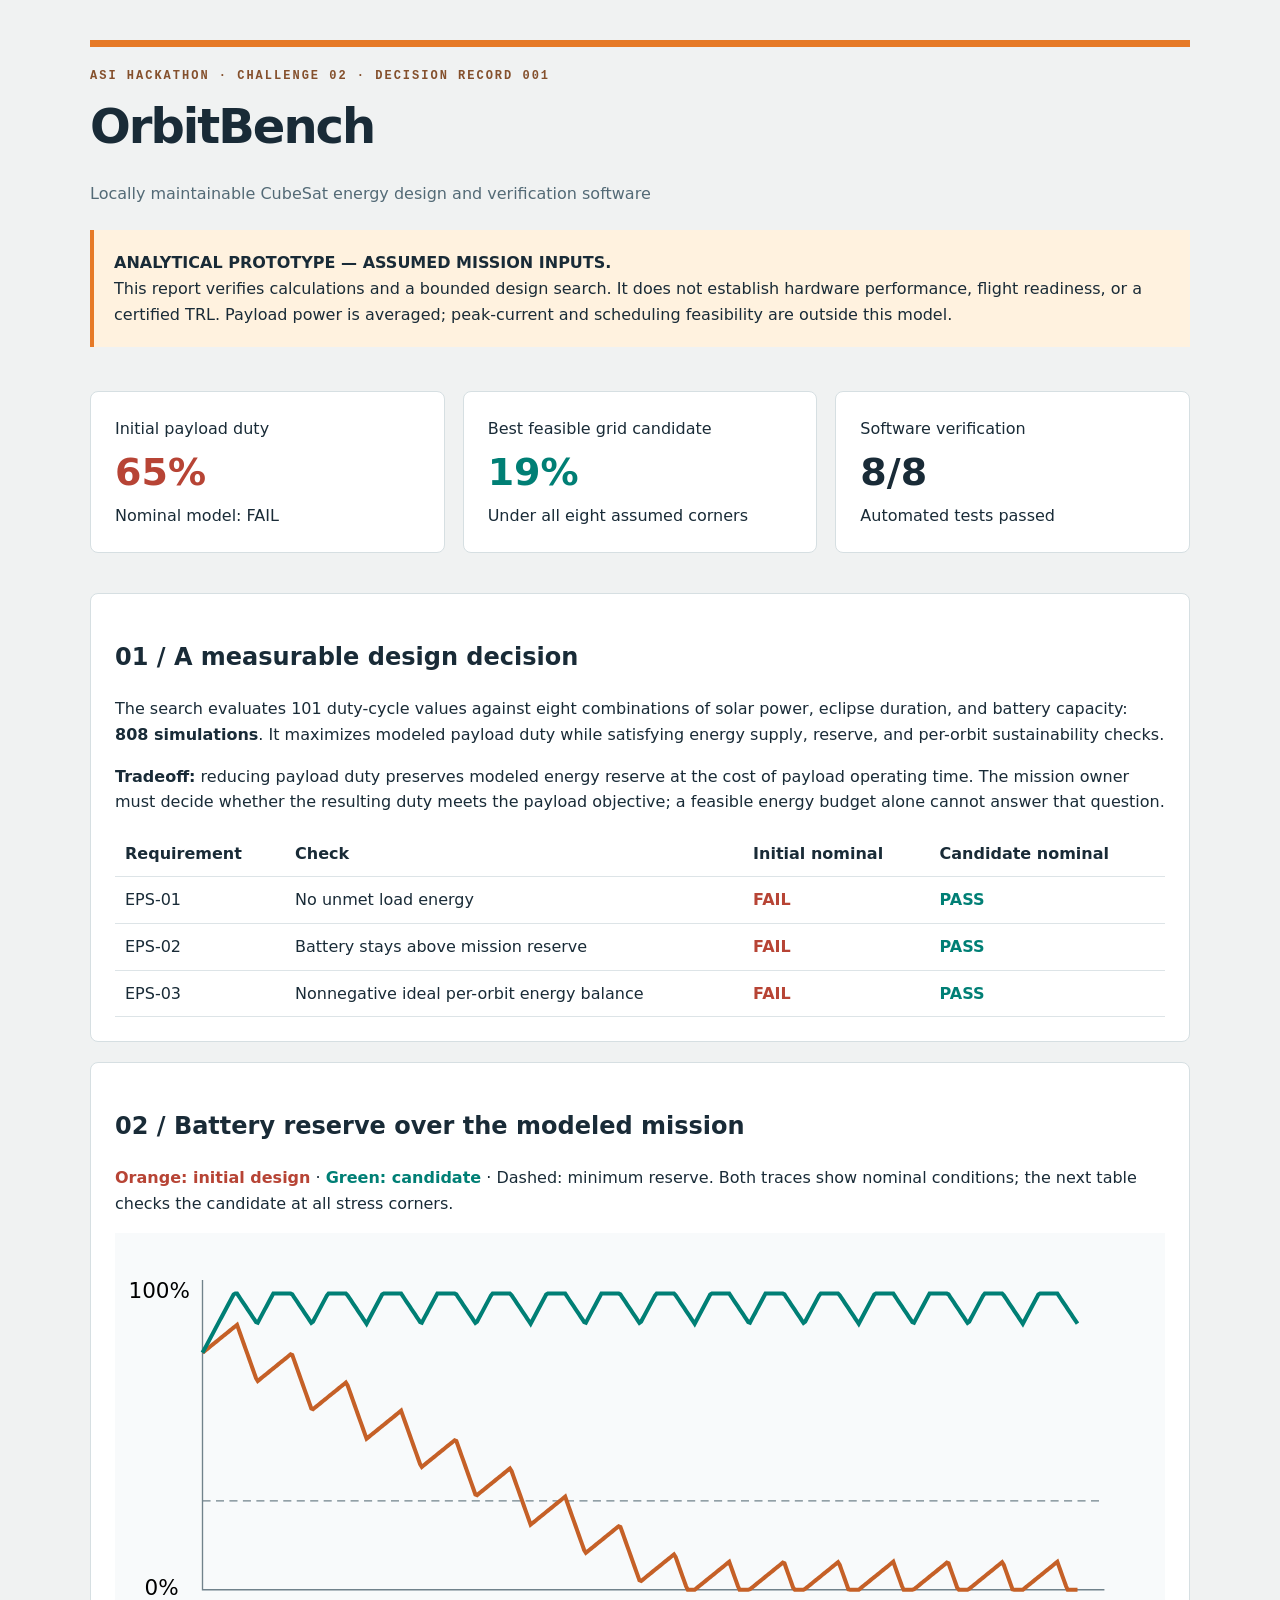
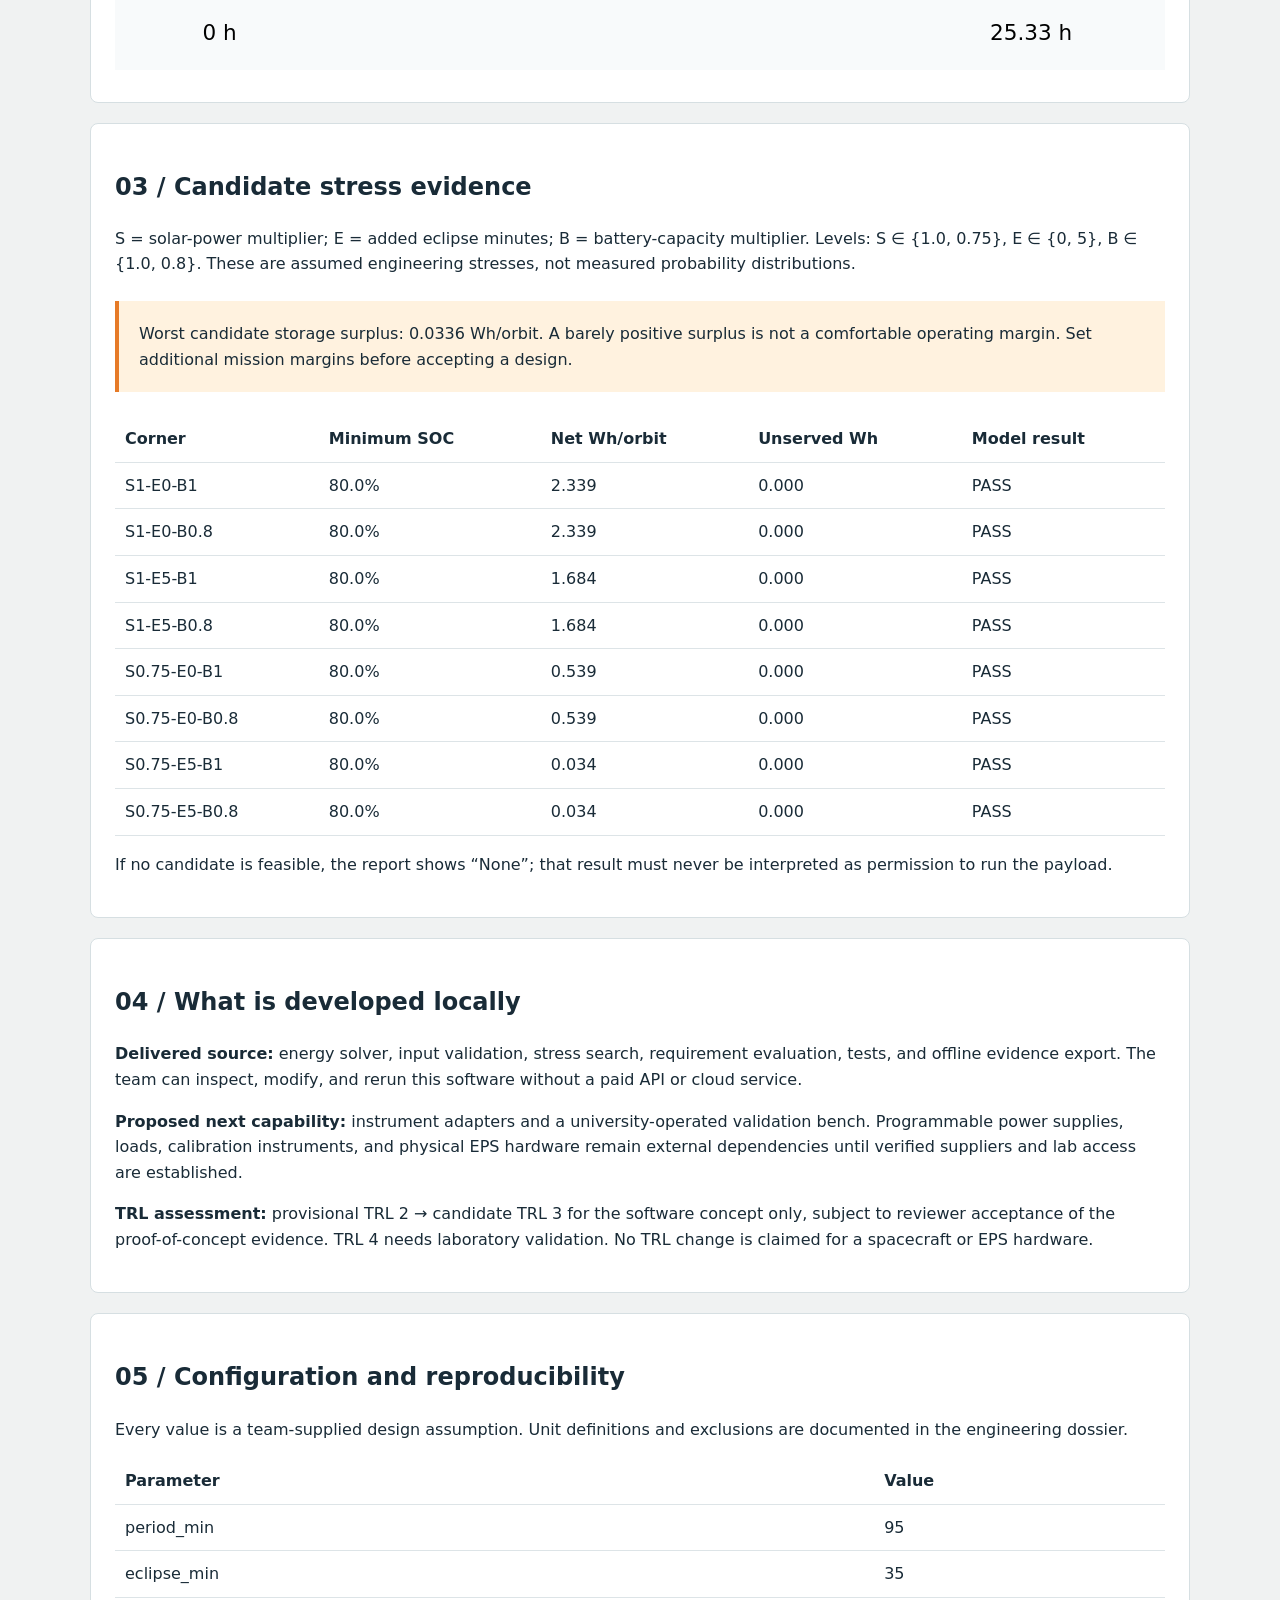
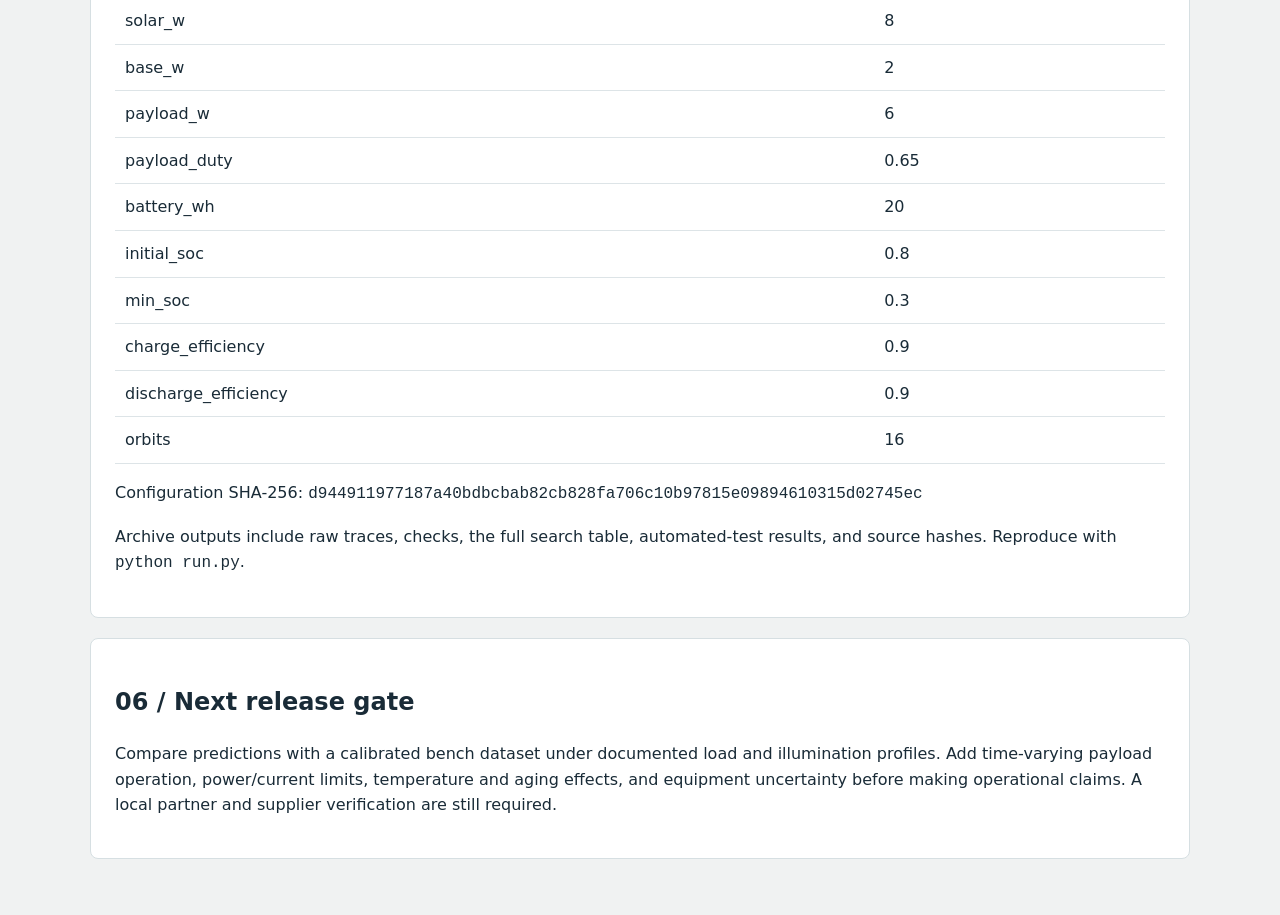
<file: challenge2/output/orbitbench.html>
<!doctype html><html lang="en"><meta charset="utf-8"><meta name="viewport" content="width=device-width,initial-scale=1"><title>OrbitBench | Engineering decision record</title>
<style>body{margin:0;background:#f0f2f2;color:#192b37;font:16px/1.6 system-ui,sans-serif}main{max-width:1100px;margin:auto;padding:40px 24px}header{border-top:7px solid #e67a27;padding-top:22px}h1{font-size:48px;margin:5px 0;letter-spacing:-2px}h2{font-size:24px}.label{font:700 12px monospace;letter-spacing:2px;color:#84502c}.note{padding:20px;background:#fff2df;border-left:4px solid #e67a27;margin:24px 0}section,.card{background:white;border:1px solid #d6dfe2;padding:24px;margin:20px 0;border-radius:8px}.cards{display:grid;grid-template-columns:repeat(3,1fr);gap:18px}.value{font-size:38px;font-weight:750}.muted{color:#536a76}table{border-collapse:collapse;width:100%;font-variant-numeric:tabular-nums}th,td{text-align:left;border-bottom:1px solid #dde4e7;padding:10px}.pass{color:#007f75;font-weight:700}.fail{color:#b74435;font-weight:700}svg{width:100%;height:auto;background:#f8fafb}code{overflow-wrap:anywhere}@media(max-width:650px){.cards{grid-template-columns:1fr}section{overflow:auto}h1{font-size:38px}}@media print{section{break-inside:avoid}}</style>
<main><header><div class="label">ASI HACKATHON · CHALLENGE 02 · DECISION RECORD 001</div><h1>OrbitBench</h1><p class="muted">Locally maintainable CubeSat energy design and verification software</p></header>
<div class="note"><b>ANALYTICAL PROTOTYPE — ASSUMED MISSION INPUTS.</b><br>This report verifies calculations and a bounded design search. It does not establish hardware performance, flight readiness, or a certified TRL. Payload power is averaged; peak-current and scheduling feasibility are outside this model.</div>
<div class="cards"><div class="card">Initial payload duty<div class="value fail">65%</div>Nominal model: FAIL</div><div class="card">Best feasible grid candidate<div class="value pass">19%</div>Under all eight assumed corners</div><div class="card">Software verification<div class="value">8/8</div>Automated tests passed</div></div>
<section><h2>01 / A measurable design decision</h2><p>The search evaluates 101 duty-cycle values against eight combinations of solar power, eclipse duration, and battery capacity: <b>808 simulations</b>. It maximizes modeled payload duty while satisfying energy supply, reserve, and per-orbit sustainability checks.</p><p><b>Tradeoff:</b> reducing payload duty preserves modeled energy reserve at the cost of payload operating time. The mission owner must decide whether the resulting duty meets the payload objective; a feasible energy budget alone cannot answer that question.</p><table><tr><th>Requirement</th><th>Check</th><th>Initial nominal</th><th>Candidate nominal</th></tr><tr><td>EPS-01</td><td>No unmet load energy</td><td class="fail">FAIL</td><td class="pass">PASS</td></tr><tr><td>EPS-02</td><td>Battery stays above mission reserve</td><td class="fail">FAIL</td><td class="pass">PASS</td></tr><tr><td>EPS-03</td><td>Nonnegative ideal per-orbit energy balance</td><td class="fail">FAIL</td><td class="pass">PASS</td></tr></table></section>
<section><h2>02 / Battery reserve over the modeled mission</h2><p><span class="fail">Orange: initial design</span> · <span class="pass">Green: candidate</span> · Dashed: minimum reserve. Both traces show nominal conditions; the next table checks the candidate at all stress corners.</p><svg viewBox="0 0 780 325" role="img" aria-label="Nominal battery state-of-charge comparison"><path d="M65 35V265H735" stroke="#71828b" fill="none"/><path d="M65 199.0H735" stroke="#71828b" stroke-dasharray="6 4"/><polyline points="65.00,89.00 66.28,87.96 67.57,86.92 68.85,85.88 70.13,84.84 71.41,83.80 72.70,82.76 73.98,81.72 75.26,80.68 76.55,79.64 77.83,78.60 79.11,77.57 80.39,76.53 81.68,75.49 82.96,74.45 84.24,73.41 85.53,72.37 86.81,71.33 88.09,70.29 89.38,69.25 90.66,68.21 91.94,71.82 93.22,75.42 94.51,79.03 95.79,82.63 97.07,86.24 98.36,89.84 99.64,93.45 100.92,97.05 102.20,100.66 103.49,104.27 104.77,107.87 106.05,109.93 107.34,108.89 108.62,107.85 109.90,106.81 111.18,105.77 112.47,104.73 113.75,103.69 115.03,102.65 116.32,101.61 117.60,100.57 118.88,99.53 120.16,98.49 121.45,97.45 122.73,96.41 124.01,95.38 125.30,94.34 126.58,93.30 127.86,92.26 129.14,91.22 130.43,90.18 131.71,90.69 132.99,94.29 134.28,97.90 135.56,101.50 136.84,105.11 138.12,108.71 139.41,112.32 140.69,115.93 141.97,119.53 143.26,123.14 144.54,126.74 145.82,130.35 147.11,130.86 148.39,129.82 149.67,128.78 150.95,127.74 152.24,126.70 153.52,125.66 154.80,124.62 156.09,123.58 157.37,122.54 158.65,121.50 159.93,120.46 161.22,119.42 162.50,118.38 163.78,117.34 165.07,116.30 166.35,115.26 167.63,114.22 168.91,113.19 170.20,112.15 171.48,111.11 172.76,113.16 174.05,116.77 175.33,120.37 176.61,123.98 177.89,127.59 179.18,131.19 180.46,134.80 181.74,138.40 183.03,142.01 184.31,145.61 185.59,149.22 186.88,152.82 188.16,151.78 189.44,150.75 190.72,149.71 192.01,148.67 193.29,147.63 194.57,146.59 195.86,145.55 197.14,144.51 198.42,143.47 199.70,142.43 200.99,141.39 202.27,140.35 203.55,139.31 204.84,138.27 206.12,137.23 207.40,136.19 208.68,135.15 209.97,134.11 211.25,133.07 212.53,132.03 213.82,135.64 215.10,139.25 216.38,142.85 217.66,146.46 218.95,150.06 220.23,153.67 221.51,157.27 222.80,160.88 224.08,164.48 225.36,168.09 226.64,171.70 227.93,173.75 229.21,172.71 230.49,171.67 231.78,170.63 233.06,169.59 234.34,168.56 235.62,167.52 236.91,166.48 238.19,165.44 239.47,164.40 240.76,163.36 242.04,162.32 243.32,161.28 244.61,160.24 245.89,159.20 247.17,158.16 248.45,157.12 249.74,156.08 251.02,155.04 252.30,154.00 253.59,154.51 254.87,158.12 256.15,161.72 257.43,165.33 258.72,168.93 260.00,172.54 261.28,176.14 262.57,179.75 263.85,183.36 265.13,186.96 266.41,190.57 267.70,194.17 268.98,194.68 270.26,193.64 271.55,192.60 272.83,191.56 274.11,190.52 275.39,189.48 276.68,188.44 277.96,187.40 279.24,186.37 280.53,185.33 281.81,184.29 283.09,183.25 284.38,182.21 285.66,181.17 286.94,180.13 288.22,179.09 289.51,178.05 290.79,177.01 292.07,175.97 293.36,174.93 294.64,176.99 295.92,180.59 297.20,184.20 298.49,187.80 299.77,191.41 301.05,195.02 302.34,198.62 303.62,202.23 304.90,205.83 306.18,209.44 307.47,213.04 308.75,216.65 310.03,215.61 311.32,214.57 312.60,213.53 313.88,212.49 315.16,211.45 316.45,210.41 317.73,209.37 319.01,208.33 320.30,207.29 321.58,206.25 322.86,205.21 324.14,204.17 325.43,203.14 326.71,202.10 327.99,201.06 329.28,200.02 330.56,198.98 331.84,197.94 333.12,196.90 334.41,195.86 335.69,199.46 336.97,203.07 338.26,206.68 339.54,210.28 340.82,213.89 342.11,217.49 343.39,221.10 344.67,224.70 345.95,228.31 347.24,231.91 348.52,235.52 349.80,237.58 351.09,236.54 352.37,235.50 353.65,234.46 354.93,233.42 356.22,232.38 357.50,231.34 358.78,230.30 360.07,229.26 361.35,228.22 362.63,227.18 363.91,226.14 365.20,225.10 366.48,224.06 367.76,223.02 369.05,221.98 370.33,220.95 371.61,219.91 372.89,218.87 374.18,217.83 375.46,218.34 376.74,221.94 378.03,225.55 379.31,229.15 380.59,232.76 381.88,236.36 383.16,239.97 384.44,243.57 385.72,247.18 387.01,250.79 388.29,254.39 389.57,258.00 390.86,258.51 392.14,257.47 393.42,256.43 394.70,255.39 395.99,254.35 397.27,253.31 398.55,252.27 399.84,251.23 401.12,250.19 402.40,249.15 403.68,248.11 404.97,247.07 406.25,246.03 407.53,244.99 408.82,243.95 410.10,242.91 411.38,241.87 412.66,240.83 413.95,239.79 415.23,238.76 416.51,240.81 417.80,244.42 419.08,248.02 420.36,251.63 421.64,255.23 422.93,258.84 424.21,262.45 425.49,265.00 426.78,265.00 428.06,265.00 429.34,265.00 430.62,265.00 431.91,263.96 433.19,262.92 434.47,261.88 435.76,260.84 437.04,259.80 438.32,258.76 439.61,257.72 440.89,256.68 442.17,255.64 443.45,254.61 444.74,253.57 446.02,252.53 447.30,251.49 448.59,250.45 449.87,249.41 451.15,248.37 452.43,247.33 453.72,246.29 455.00,245.25 456.28,244.21 457.57,247.82 458.85,251.42 460.13,255.03 461.41,258.63 462.70,262.24 463.98,265.00 465.26,265.00 466.55,265.00 467.83,265.00 469.11,265.00 470.39,265.00 471.68,264.65 472.96,263.61 474.24,262.57 475.53,261.54 476.81,260.50 478.09,259.46 479.38,258.42 480.66,257.38 481.94,256.34 483.22,255.30 484.51,254.26 485.79,253.22 487.07,252.18 488.36,251.14 489.64,250.10 490.92,249.06 492.20,248.02 493.49,246.98 494.77,245.94 496.05,244.90 497.34,245.41 498.62,249.02 499.90,252.62 501.18,256.23 502.47,259.83 503.75,263.44 505.03,265.00 506.32,265.00 507.60,265.00 508.88,265.00 510.16,265.00 511.45,265.00 512.73,264.31 514.01,263.27 515.30,262.23 516.58,261.19 517.86,260.15 519.14,259.11 520.43,258.07 521.71,257.03 522.99,255.99 524.28,254.95 525.56,253.91 526.84,252.87 528.12,251.83 529.41,250.79 530.69,249.75 531.97,248.71 533.26,247.67 534.54,246.64 535.82,245.60 537.11,244.56 538.39,246.61 539.67,250.22 540.95,253.82 542.24,257.43 543.52,261.04 544.80,264.64 546.09,265.00 547.37,265.00 548.65,265.00 549.93,265.00 551.22,265.00 552.50,265.00 553.78,263.96 555.07,262.92 556.35,261.88 557.63,260.84 558.91,259.80 560.20,258.76 561.48,257.72 562.76,256.68 564.05,255.64 565.33,254.61 566.61,253.57 567.89,252.53 569.18,251.49 570.46,250.45 571.74,249.41 573.03,248.37 574.31,247.33 575.59,246.29 576.88,245.25 578.16,244.21 579.44,247.82 580.72,251.42 582.01,255.03 583.29,258.63 584.57,262.24 585.86,265.00 587.14,265.00 588.42,265.00 589.70,265.00 590.99,265.00 592.27,265.00 593.55,264.65 594.84,263.61 596.12,262.57 597.40,261.54 598.68,260.50 599.97,259.46 601.25,258.42 602.53,257.38 603.82,256.34 605.10,255.30 606.38,254.26 607.66,253.22 608.95,252.18 610.23,251.14 611.51,250.10 612.80,249.06 614.08,248.02 615.36,246.98 616.64,245.94 617.93,244.90 619.21,245.41 620.49,249.02 621.78,252.62 623.06,256.23 624.34,259.83 625.62,263.44 626.91,265.00 628.19,265.00 629.47,265.00 630.76,265.00 632.04,265.00 633.32,265.00 634.61,264.31 635.89,263.27 637.17,262.23 638.45,261.19 639.74,260.15 641.02,259.11 642.30,258.07 643.59,257.03 644.87,255.99 646.15,254.95 647.43,253.91 648.72,252.87 650.00,251.83 651.28,250.79 652.57,249.75 653.85,248.71 655.13,247.67 656.41,246.64 657.70,245.60 658.98,244.56 660.26,246.61 661.55,250.22 662.83,253.82 664.11,257.43 665.39,261.04 666.68,264.64 667.96,265.00 669.24,265.00 670.53,265.00 671.81,265.00 673.09,265.00 674.38,265.00 675.66,263.96 676.94,262.92 678.22,261.88 679.51,260.84 680.79,259.80 682.07,258.76 683.36,257.72 684.64,256.68 685.92,255.64 687.20,254.61 688.49,253.57 689.77,252.53 691.05,251.49 692.34,250.45 693.62,249.41 694.90,248.37 696.18,247.33 697.47,246.29 698.75,245.25 700.03,244.21 701.32,247.82 702.60,251.42 703.88,255.03 705.16,258.63 706.45,262.24 707.73,265.00 709.01,265.00 710.30,265.00 711.58,265.00 712.86,265.00 714.14,265.00 715.00,265.00" fill="none" stroke="#c56027" stroke-width="3"/><polyline points="65.00,89.00 66.28,86.59 67.57,84.19 68.85,81.78 70.13,79.38 71.41,76.97 72.70,74.57 73.98,72.16 75.26,69.75 76.55,67.35 77.83,64.94 79.11,62.54 80.39,60.13 81.68,57.73 82.96,55.32 84.24,52.91 85.53,50.51 86.81,48.10 88.09,45.70 89.38,45.00 90.66,45.00 91.94,46.92 93.22,48.84 94.51,50.76 95.79,52.68 97.07,54.59 98.36,56.51 99.64,58.43 100.92,60.35 102.20,62.27 103.49,64.19 104.77,66.11 106.05,66.59 107.34,64.18 108.62,61.77 109.90,59.37 111.18,56.96 112.47,54.56 113.75,52.15 115.03,49.75 116.32,47.34 117.60,45.00 118.88,45.00 120.16,45.00 121.45,45.00 122.73,45.00 124.01,45.00 125.30,45.00 126.58,45.00 127.86,45.00 129.14,45.00 130.43,45.00 131.71,45.64 132.99,47.56 134.28,49.48 135.56,51.40 136.84,53.32 138.12,55.23 139.41,57.15 140.69,59.07 141.97,60.99 143.26,62.91 144.54,64.83 145.82,66.75 147.11,65.78 148.39,63.38 149.67,60.97 150.95,58.57 152.24,56.16 153.52,53.75 154.80,51.35 156.09,48.94 157.37,46.54 158.65,45.00 159.93,45.00 161.22,45.00 162.50,45.00 163.78,45.00 165.07,45.00 166.35,45.00 167.63,45.00 168.91,45.00 170.20,45.00 171.48,45.00 172.76,46.28 174.05,48.20 175.33,50.12 176.61,52.04 177.89,53.95 179.18,55.87 180.46,57.79 181.74,59.71 183.03,61.63 184.31,63.55 185.59,65.47 186.88,67.39 188.16,64.98 189.44,62.58 190.72,60.17 192.01,57.76 193.29,55.36 194.57,52.95 195.86,50.55 197.14,48.14 198.42,45.74 199.70,45.00 200.99,45.00 202.27,45.00 203.55,45.00 204.84,45.00 206.12,45.00 207.40,45.00 208.68,45.00 209.97,45.00 211.25,45.00 212.53,45.00 213.82,46.92 215.10,48.84 216.38,50.76 217.66,52.68 218.95,54.59 220.23,56.51 221.51,58.43 222.80,60.35 224.08,62.27 225.36,64.19 226.64,66.11 227.93,66.59 229.21,64.18 230.49,61.77 231.78,59.37 233.06,56.96 234.34,54.56 235.62,52.15 236.91,49.75 238.19,47.34 239.47,45.00 240.76,45.00 242.04,45.00 243.32,45.00 244.61,45.00 245.89,45.00 247.17,45.00 248.45,45.00 249.74,45.00 251.02,45.00 252.30,45.00 253.59,45.64 254.87,47.56 256.15,49.48 257.43,51.40 258.72,53.32 260.00,55.23 261.28,57.15 262.57,59.07 263.85,60.99 265.13,62.91 266.41,64.83 267.70,66.75 268.98,65.78 270.26,63.38 271.55,60.97 272.83,58.57 274.11,56.16 275.39,53.75 276.68,51.35 277.96,48.94 279.24,46.54 280.53,45.00 281.81,45.00 283.09,45.00 284.38,45.00 285.66,45.00 286.94,45.00 288.22,45.00 289.51,45.00 290.79,45.00 292.07,45.00 293.36,45.00 294.64,46.28 295.92,48.20 297.20,50.12 298.49,52.04 299.77,53.95 301.05,55.87 302.34,57.79 303.62,59.71 304.90,61.63 306.18,63.55 307.47,65.47 308.75,67.39 310.03,64.98 311.32,62.58 312.60,60.17 313.88,57.76 315.16,55.36 316.45,52.95 317.73,50.55 319.01,48.14 320.30,45.74 321.58,45.00 322.86,45.00 324.14,45.00 325.43,45.00 326.71,45.00 327.99,45.00 329.28,45.00 330.56,45.00 331.84,45.00 333.12,45.00 334.41,45.00 335.69,46.92 336.97,48.84 338.26,50.76 339.54,52.68 340.82,54.59 342.11,56.51 343.39,58.43 344.67,60.35 345.95,62.27 347.24,64.19 348.52,66.11 349.80,66.59 351.09,64.18 352.37,61.77 353.65,59.37 354.93,56.96 356.22,54.56 357.50,52.15 358.78,49.75 360.07,47.34 361.35,45.00 362.63,45.00 363.91,45.00 365.20,45.00 366.48,45.00 367.76,45.00 369.05,45.00 370.33,45.00 371.61,45.00 372.89,45.00 374.18,45.00 375.46,45.64 376.74,47.56 378.03,49.48 379.31,51.40 380.59,53.32 381.88,55.23 383.16,57.15 384.44,59.07 385.72,60.99 387.01,62.91 388.29,64.83 389.57,66.75 390.86,65.78 392.14,63.38 393.42,60.97 394.70,58.57 395.99,56.16 397.27,53.75 398.55,51.35 399.84,48.94 401.12,46.54 402.40,45.00 403.68,45.00 404.97,45.00 406.25,45.00 407.53,45.00 408.82,45.00 410.10,45.00 411.38,45.00 412.66,45.00 413.95,45.00 415.23,45.00 416.51,46.28 417.80,48.20 419.08,50.12 420.36,52.04 421.64,53.95 422.93,55.87 424.21,57.79 425.49,59.71 426.78,61.63 428.06,63.55 429.34,65.47 430.62,67.39 431.91,64.98 433.19,62.58 434.47,60.17 435.76,57.76 437.04,55.36 438.32,52.95 439.61,50.55 440.89,48.14 442.17,45.74 443.45,45.00 444.74,45.00 446.02,45.00 447.30,45.00 448.59,45.00 449.87,45.00 451.15,45.00 452.43,45.00 453.72,45.00 455.00,45.00 456.28,45.00 457.57,46.92 458.85,48.84 460.13,50.76 461.41,52.68 462.70,54.59 463.98,56.51 465.26,58.43 466.55,60.35 467.83,62.27 469.11,64.19 470.39,66.11 471.68,66.59 472.96,64.18 474.24,61.77 475.53,59.37 476.81,56.96 478.09,54.56 479.38,52.15 480.66,49.75 481.94,47.34 483.22,45.00 484.51,45.00 485.79,45.00 487.07,45.00 488.36,45.00 489.64,45.00 490.92,45.00 492.20,45.00 493.49,45.00 494.77,45.00 496.05,45.00 497.34,45.64 498.62,47.56 499.90,49.48 501.18,51.40 502.47,53.32 503.75,55.23 505.03,57.15 506.32,59.07 507.60,60.99 508.88,62.91 510.16,64.83 511.45,66.75 512.73,65.78 514.01,63.38 515.30,60.97 516.58,58.57 517.86,56.16 519.14,53.75 520.43,51.35 521.71,48.94 522.99,46.54 524.28,45.00 525.56,45.00 526.84,45.00 528.12,45.00 529.41,45.00 530.69,45.00 531.97,45.00 533.26,45.00 534.54,45.00 535.82,45.00 537.11,45.00 538.39,46.28 539.67,48.20 540.95,50.12 542.24,52.04 543.52,53.95 544.80,55.87 546.09,57.79 547.37,59.71 548.65,61.63 549.93,63.55 551.22,65.47 552.50,67.39 553.78,64.98 555.07,62.58 556.35,60.17 557.63,57.76 558.91,55.36 560.20,52.95 561.48,50.55 562.76,48.14 564.05,45.74 565.33,45.00 566.61,45.00 567.89,45.00 569.18,45.00 570.46,45.00 571.74,45.00 573.03,45.00 574.31,45.00 575.59,45.00 576.88,45.00 578.16,45.00 579.44,46.92 580.72,48.84 582.01,50.76 583.29,52.68 584.57,54.59 585.86,56.51 587.14,58.43 588.42,60.35 589.70,62.27 590.99,64.19 592.27,66.11 593.55,66.59 594.84,64.18 596.12,61.77 597.40,59.37 598.68,56.96 599.97,54.56 601.25,52.15 602.53,49.75 603.82,47.34 605.10,45.00 606.38,45.00 607.66,45.00 608.95,45.00 610.23,45.00 611.51,45.00 612.80,45.00 614.08,45.00 615.36,45.00 616.64,45.00 617.93,45.00 619.21,45.64 620.49,47.56 621.78,49.48 623.06,51.40 624.34,53.32 625.62,55.23 626.91,57.15 628.19,59.07 629.47,60.99 630.76,62.91 632.04,64.83 633.32,66.75 634.61,65.78 635.89,63.38 637.17,60.97 638.45,58.57 639.74,56.16 641.02,53.75 642.30,51.35 643.59,48.94 644.87,46.54 646.15,45.00 647.43,45.00 648.72,45.00 650.00,45.00 651.28,45.00 652.57,45.00 653.85,45.00 655.13,45.00 656.41,45.00 657.70,45.00 658.98,45.00 660.26,46.28 661.55,48.20 662.83,50.12 664.11,52.04 665.39,53.95 666.68,55.87 667.96,57.79 669.24,59.71 670.53,61.63 671.81,63.55 673.09,65.47 674.38,67.39 675.66,64.98 676.94,62.58 678.22,60.17 679.51,57.76 680.79,55.36 682.07,52.95 683.36,50.55 684.64,48.14 685.92,45.74 687.20,45.00 688.49,45.00 689.77,45.00 691.05,45.00 692.34,45.00 693.62,45.00 694.90,45.00 696.18,45.00 697.47,45.00 698.75,45.00 700.03,45.00 701.32,46.92 702.60,48.84 703.88,50.76 705.16,52.68 706.45,54.59 707.73,56.51 709.01,58.43 710.30,60.35 711.58,62.27 712.86,64.19 714.14,66.11 715.00,67.39" fill="none" stroke="#007f75" stroke-width="3"/><text x="10" y="48">100%</text><text x="22" y="269">0%</text><text x="65" y="302">0 h</text><text x="650" y="302">25.33 h</text></svg></section>
<section><h2>03 / Candidate stress evidence</h2><p>S = solar-power multiplier; E = added eclipse minutes; B = battery-capacity multiplier. Levels: S ∈ {1.0, 0.75}, E ∈ {0, 5}, B ∈ {1.0, 0.8}. These are assumed engineering stresses, not measured probability distributions.</p><div class="note">Worst candidate storage surplus: 0.0336 Wh/orbit. A barely positive surplus is not a comfortable operating margin. Set additional mission margins before accepting a design.</div><table><tr><th>Corner</th><th>Minimum SOC</th><th>Net Wh/orbit</th><th>Unserved Wh</th><th>Model result</th></tr><tr><td>S1-E0-B1</td><td>80.0%</td><td>2.339</td><td>0.000</td><td>PASS</td></tr><tr><td>S1-E0-B0.8</td><td>80.0%</td><td>2.339</td><td>0.000</td><td>PASS</td></tr><tr><td>S1-E5-B1</td><td>80.0%</td><td>1.684</td><td>0.000</td><td>PASS</td></tr><tr><td>S1-E5-B0.8</td><td>80.0%</td><td>1.684</td><td>0.000</td><td>PASS</td></tr><tr><td>S0.75-E0-B1</td><td>80.0%</td><td>0.539</td><td>0.000</td><td>PASS</td></tr><tr><td>S0.75-E0-B0.8</td><td>80.0%</td><td>0.539</td><td>0.000</td><td>PASS</td></tr><tr><td>S0.75-E5-B1</td><td>80.0%</td><td>0.034</td><td>0.000</td><td>PASS</td></tr><tr><td>S0.75-E5-B0.8</td><td>80.0%</td><td>0.034</td><td>0.000</td><td>PASS</td></tr></table><p>If no candidate is feasible, the report shows “None”; that result must never be interpreted as permission to run the payload.</p></section>
<section><h2>04 / What is developed locally</h2><p><b>Delivered source:</b> energy solver, input validation, stress search, requirement evaluation, tests, and offline evidence export. The team can inspect, modify, and rerun this software without a paid API or cloud service.</p><p><b>Proposed next capability:</b> instrument adapters and a university-operated validation bench. Programmable power supplies, loads, calibration instruments, and physical EPS hardware remain external dependencies until verified suppliers and lab access are established.</p><p><b>TRL assessment:</b> provisional TRL 2 → candidate TRL 3 for the software concept only, subject to reviewer acceptance of the proof-of-concept evidence. TRL 4 needs laboratory validation. No TRL change is claimed for a spacecraft or EPS hardware.</p></section>
<section><h2>05 / Configuration and reproducibility</h2><p>Every value is a team-supplied design assumption. Unit definitions and exclusions are documented in the engineering dossier.</p><table><tr><th>Parameter</th><th>Value</th></tr><tr><td>period_min</td><td>95</td></tr><tr><td>eclipse_min</td><td>35</td></tr><tr><td>solar_w</td><td>8</td></tr><tr><td>base_w</td><td>2</td></tr><tr><td>payload_w</td><td>6</td></tr><tr><td>payload_duty</td><td>0.65</td></tr><tr><td>battery_wh</td><td>20</td></tr><tr><td>initial_soc</td><td>0.8</td></tr><tr><td>min_soc</td><td>0.3</td></tr><tr><td>charge_efficiency</td><td>0.9</td></tr><tr><td>discharge_efficiency</td><td>0.9</td></tr><tr><td>orbits</td><td>16</td></tr></table><p>Configuration SHA-256: <code>d944911977187a40bdbcbab82cb828fa706c10b97815e09894610315d02745ec</code></p><p>Archive outputs include raw traces, checks, the full search table, automated-test results, and source hashes. Reproduce with <code>python run.py</code>.</p></section>
<section><h2>06 / Next release gate</h2><p>Compare predictions with a calibrated bench dataset under documented load and illumination profiles. Add time-varying payload operation, power/current limits, temperature and aging effects, and equipment uncertainty before making operational claims. A local partner and supplier verification are still required.</p></section></main></html>
</file>
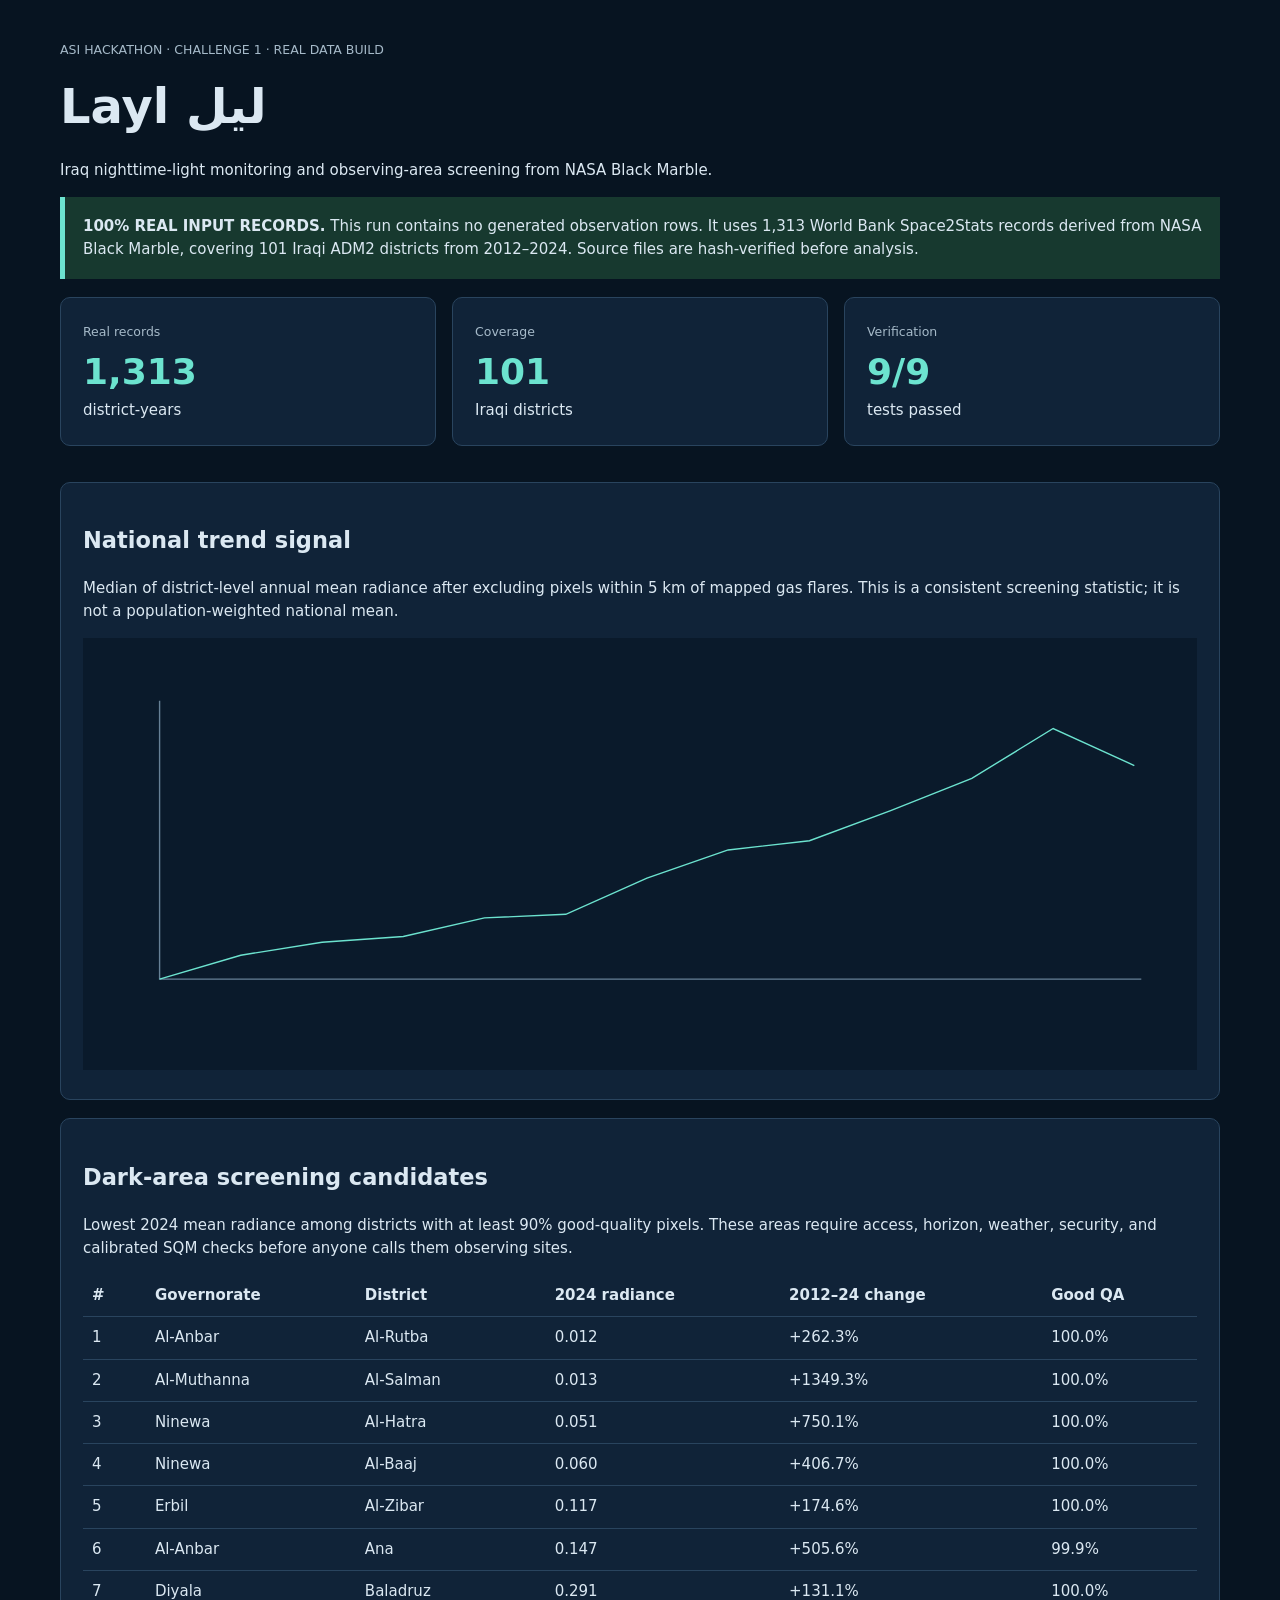
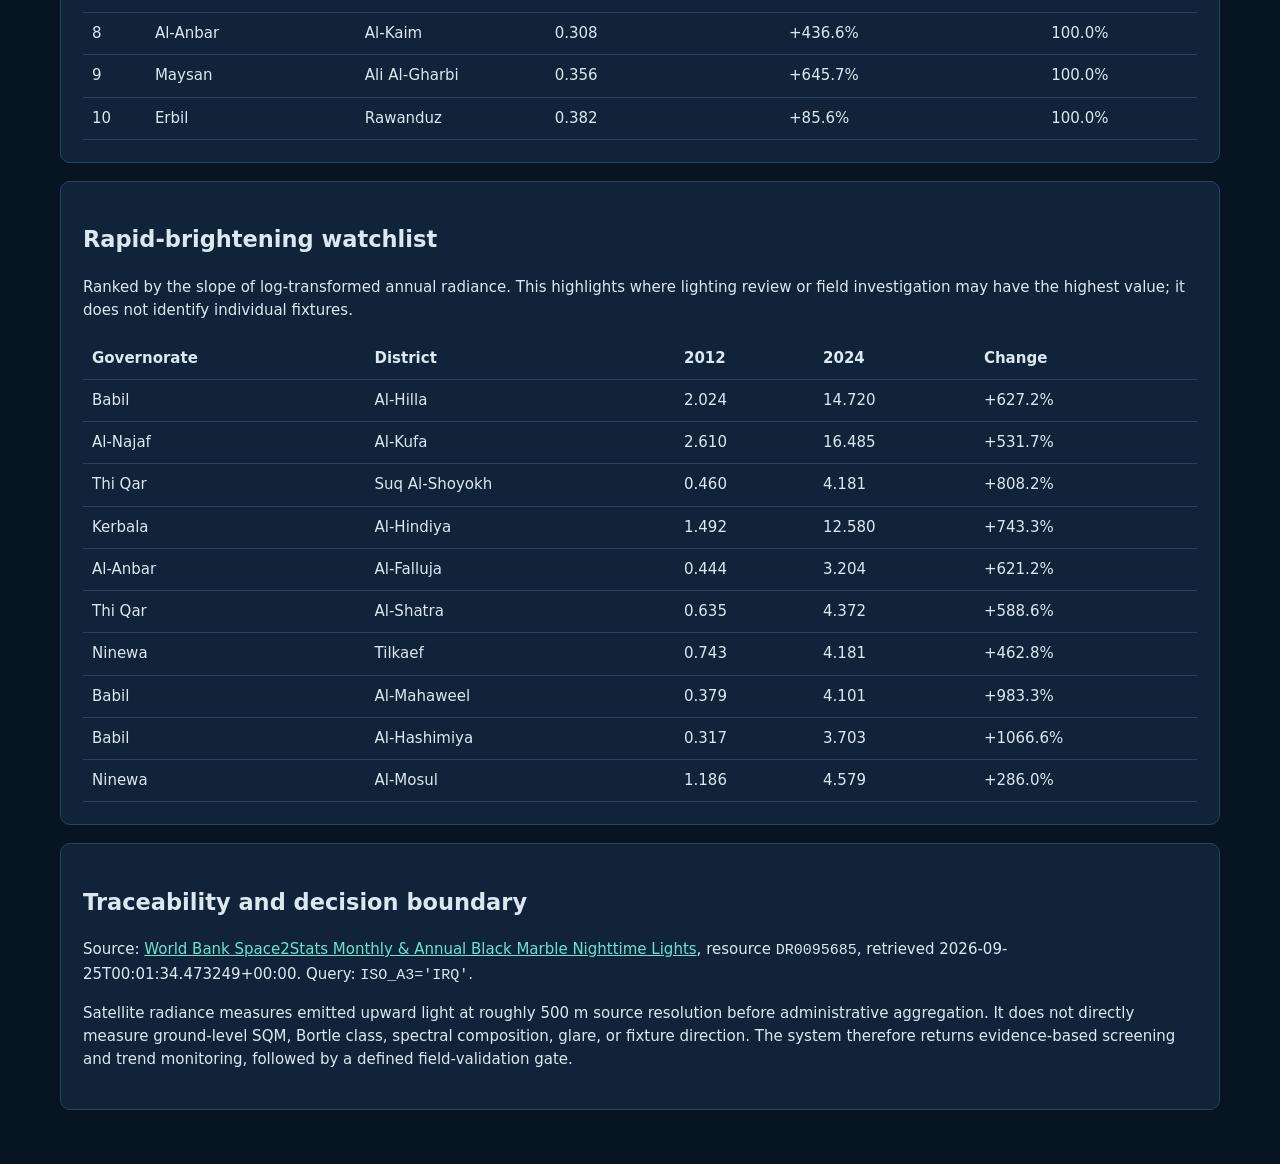
<file: output/real/layl_real_report.html>
<!doctype html><html lang=en><meta charset=utf-8><meta name=viewport content="width=device-width,initial-scale=1"><title>Layl — Real Iraq Night Lights</title><style>
body{margin:0;background:#071421;color:#dbe8f2;font:15px/1.55 system-ui}main{max-width:1160px;margin:auto;padding:38px 24px}h1{font-size:48px;margin:8px 0}section,.card{background:#102338;border:1px solid #29445e;border-radius:10px;padding:22px;margin:18px 0;overflow:auto}.cards{display:grid;grid-template-columns:repeat(3,1fr);gap:16px}.value{font-size:36px;color:#6ce3cf;font-weight:750}.notice{background:#17392f;border-left:5px solid #6ce3cf;padding:18px}table{border-collapse:collapse;width:100%;font-variant-numeric:tabular-nums}th,td{padding:9px;border-bottom:1px solid #29445e;text-align:left}svg{background:#0a1a2b;width:100%;height:auto}small{color:#a6bac9}a{color:#6ce3cf}@media(max-width:700px){.cards{grid-template-columns:1fr}h1{font-size:36px}}</style><main>
<small>ASI HACKATHON · CHALLENGE 1 · REAL DATA BUILD</small><h1>Layl <span lang=ar dir=rtl>ليل</span></h1><p>Iraq nighttime-light monitoring and observing-area screening from NASA Black Marble.</p>
<div class=notice><b>100% REAL INPUT RECORDS.</b> This run contains no generated observation rows. It uses 1,313 World Bank Space2Stats records derived from NASA Black Marble, covering 101 Iraqi ADM2 districts from 2012–2024. Source files are hash-verified before analysis.</div>
<div class=cards><div class=card><small>Real records</small><div class=value>1,313</div>district-years</div><div class=card><small>Coverage</small><div class=value>101</div>Iraqi districts</div><div class=card><small>Verification</small><div class=value>9/9</div>tests passed</div></div>
<section><h2>National trend signal</h2><p>Median of district-level annual mean radiance after excluding pixels within 5 km of mapped gas flares. This is a consistent screening statistic; it is not a population-weighted national mean.</p><svg viewBox="0 0 800 310" role=img aria-label="Iraq district median annual radiance"><path d="M55 45V245H760" fill=none stroke="#668096"/><polyline points="55.0,245.0 113.3,227.8 171.7,218.5 230.0,214.4 288.3,201.0 346.7,198.4 405.0,172.5 463.3,152.2 521.7,145.6 580.0,123.9 638.3,100.8 696.7,65.0 755.0,91.6" fill=none stroke="#6ce3cf" stroke-width=4/><text x='55.0' y='280' text-anchor='middle'>2012</text><text x='230.0' y='280' text-anchor='middle'>2015</text><text x='405.0' y='280' text-anchor='middle'>2018</text><text x='580.0' y='280' text-anchor='middle'>2021</text><text x='755.0' y='280' text-anchor='middle'>2024</text><text x=60 y=30>Higher means brighter satellite-observed upward radiance</text></svg></section>
<section><h2>Dark-area screening candidates</h2><p>Lowest 2024 mean radiance among districts with at least 90% good-quality pixels. These areas require access, horizon, weather, security, and calibrated SQM checks before anyone calls them observing sites.</p><table><tr><th>#</th><th>Governorate</th><th>District</th><th>2024 radiance</th><th>2012–24 change</th><th>Good QA</th></tr><tr><td>1</td><td>Al-Anbar</td><td>Al-Rutba</td><td>0.012</td><td>+262.3%</td><td>100.0%</td></tr><tr><td>2</td><td>Al-Muthanna</td><td>Al-Salman</td><td>0.013</td><td>+1349.3%</td><td>100.0%</td></tr><tr><td>3</td><td>Ninewa</td><td>Al-Hatra</td><td>0.051</td><td>+750.1%</td><td>100.0%</td></tr><tr><td>4</td><td>Ninewa</td><td>Al-Baaj</td><td>0.060</td><td>+406.7%</td><td>100.0%</td></tr><tr><td>5</td><td>Erbil</td><td>Al-Zibar</td><td>0.117</td><td>+174.6%</td><td>100.0%</td></tr><tr><td>6</td><td>Al-Anbar</td><td>Ana</td><td>0.147</td><td>+505.6%</td><td>99.9%</td></tr><tr><td>7</td><td>Diyala</td><td>Baladruz</td><td>0.291</td><td>+131.1%</td><td>100.0%</td></tr><tr><td>8</td><td>Al-Anbar</td><td>Al-Kaim</td><td>0.308</td><td>+436.6%</td><td>100.0%</td></tr><tr><td>9</td><td>Maysan</td><td>Ali Al-Gharbi</td><td>0.356</td><td>+645.7%</td><td>100.0%</td></tr><tr><td>10</td><td>Erbil</td><td>Rawanduz</td><td>0.382</td><td>+85.6%</td><td>100.0%</td></tr></table></section>
<section><h2>Rapid-brightening watchlist</h2><p>Ranked by the slope of log-transformed annual radiance. This highlights where lighting review or field investigation may have the highest value; it does not identify individual fixtures.</p><table><tr><th>Governorate</th><th>District</th><th>2012</th><th>2024</th><th>Change</th></tr><tr><td>Babil</td><td>Al-Hilla</td><td>2.024</td><td>14.720</td><td>+627.2%</td></tr><tr><td>Al-Najaf</td><td>Al-Kufa</td><td>2.610</td><td>16.485</td><td>+531.7%</td></tr><tr><td>Thi Qar</td><td>Suq Al-Shoyokh</td><td>0.460</td><td>4.181</td><td>+808.2%</td></tr><tr><td>Kerbala</td><td>Al-Hindiya</td><td>1.492</td><td>12.580</td><td>+743.3%</td></tr><tr><td>Al-Anbar</td><td>Al-Falluja</td><td>0.444</td><td>3.204</td><td>+621.2%</td></tr><tr><td>Thi Qar</td><td>Al-Shatra</td><td>0.635</td><td>4.372</td><td>+588.6%</td></tr><tr><td>Ninewa</td><td>Tilkaef</td><td>0.743</td><td>4.181</td><td>+462.8%</td></tr><tr><td>Babil</td><td>Al-Mahaweel</td><td>0.379</td><td>4.101</td><td>+983.3%</td></tr><tr><td>Babil</td><td>Al-Hashimiya</td><td>0.317</td><td>3.703</td><td>+1066.6%</td></tr><tr><td>Ninewa</td><td>Al-Mosul</td><td>1.186</td><td>4.579</td><td>+286.0%</td></tr></table></section>
<section><h2>Traceability and decision boundary</h2><p>Source: <a href="https://datacatalog.worldbank.org/search/dataset/0066940/space2stats-monthly-annual-black-marble-nighttime-lights">World Bank Space2Stats Monthly & Annual Black Marble Nighttime Lights</a>, resource <code>DR0095685</code>, retrieved 2026-09-25T00:01:34.473249+00:00. Query: <code>ISO_A3=&#x27;IRQ&#x27;</code>.</p><p>Satellite radiance measures emitted upward light at roughly 500 m source resolution before administrative aggregation. It does not directly measure ground-level SQM, Bortle class, spectral composition, glare, or fixture direction. The system therefore returns evidence-based screening and trend monitoring, followed by a defined field-validation gate.</p></section></main></html>
</file>
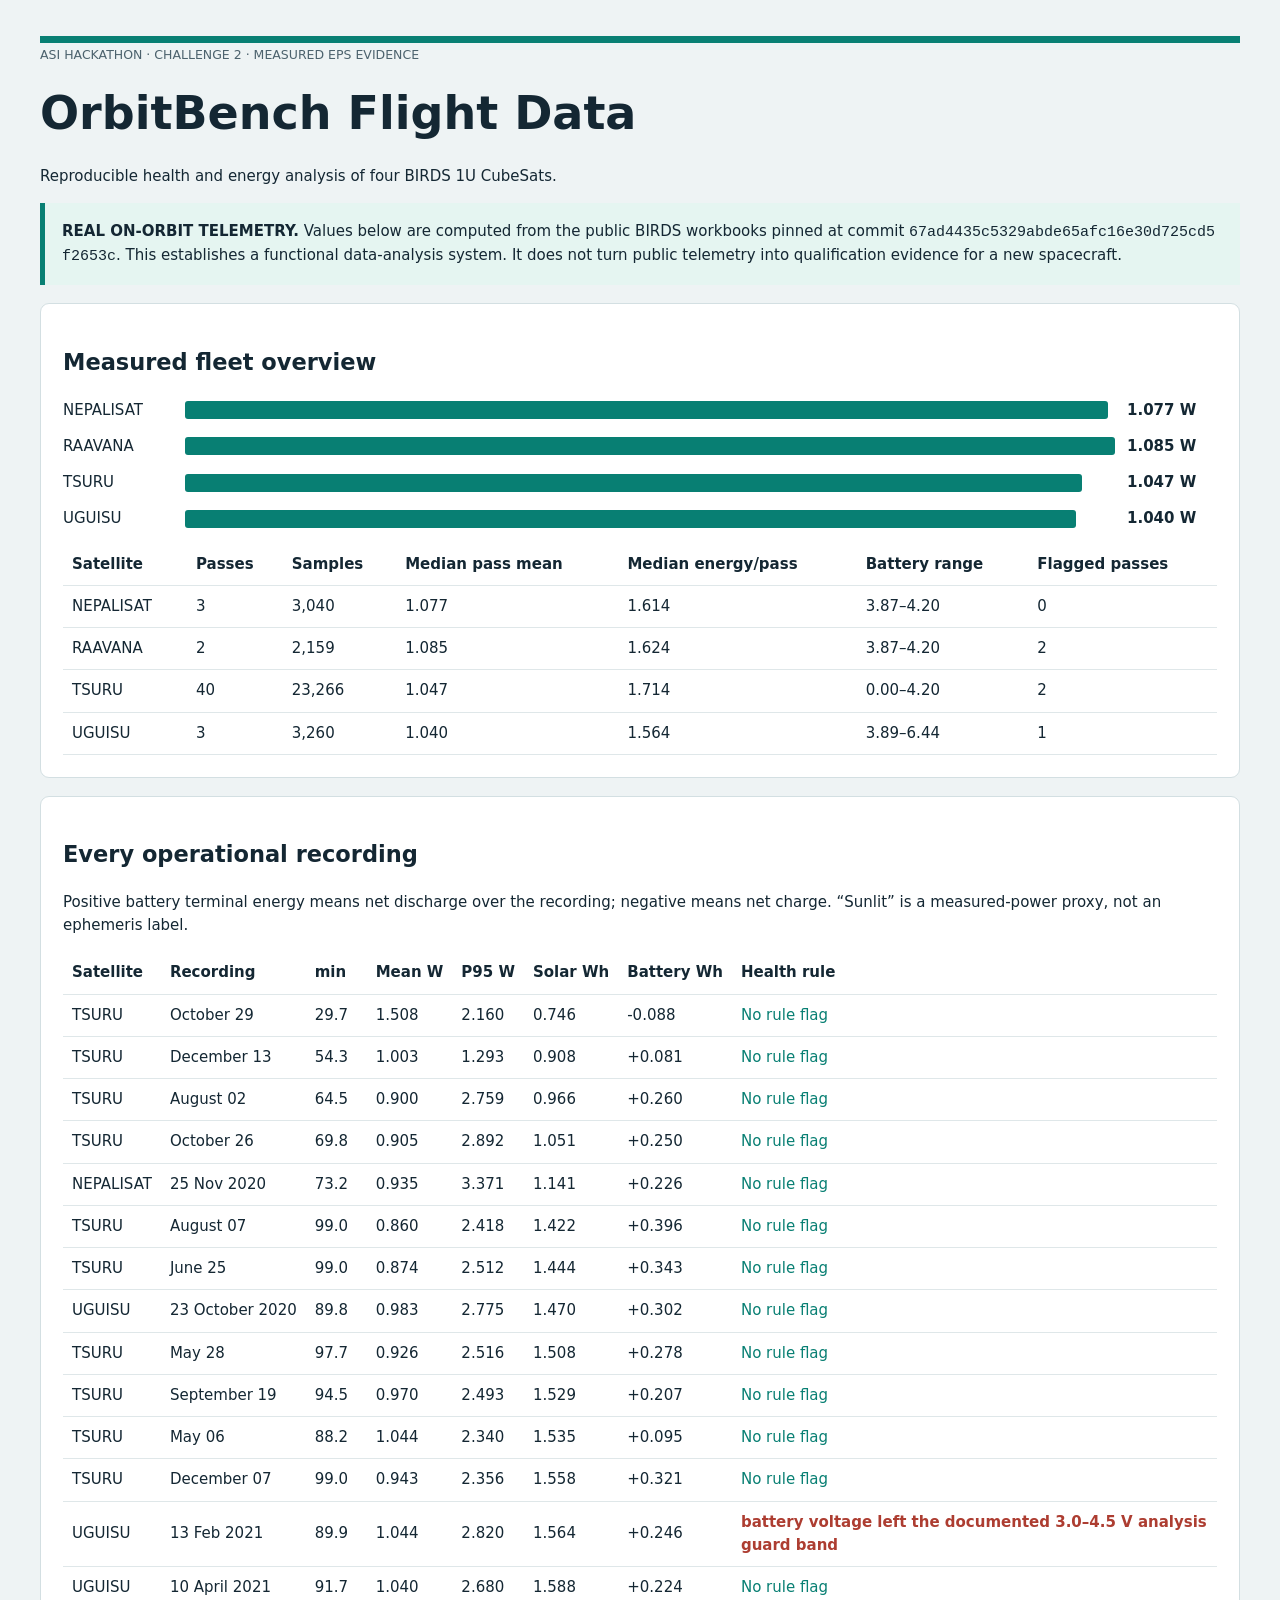
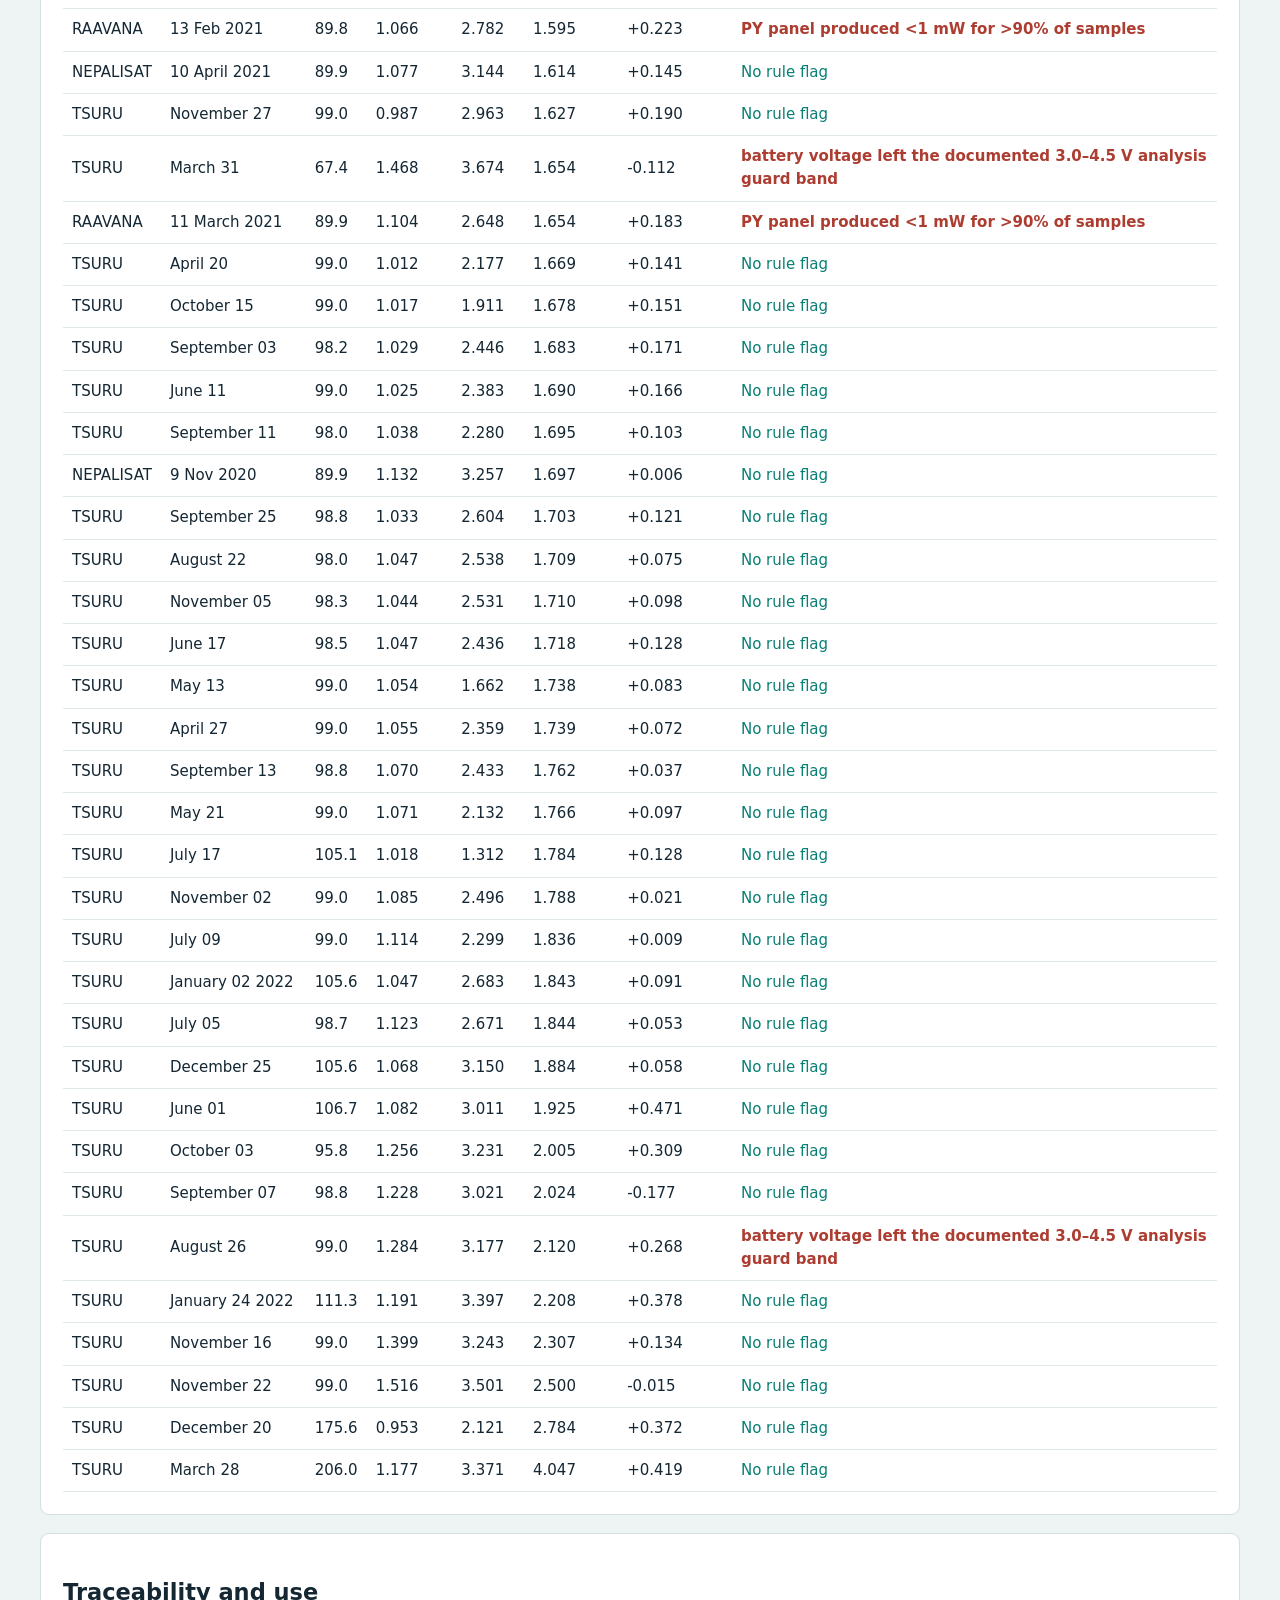
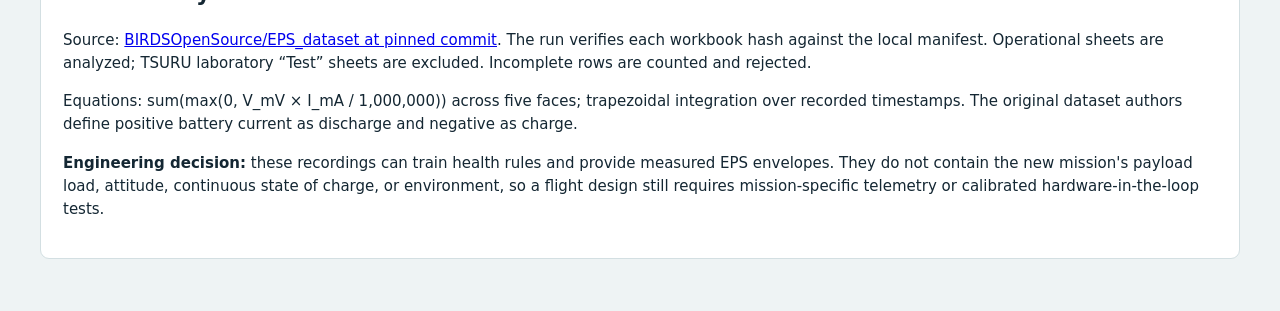
<file: challenge2/output/real/flight_data_report.html>
<!doctype html><html lang=en><meta charset=utf-8><meta name=viewport content="width=device-width,initial-scale=1"><title>OrbitBench Flight Data</title><style>
body{margin:0;background:#eef3f4;color:#142733;font:15px/1.55 system-ui}main{max-width:1200px;margin:auto;padding:36px 22px}header{border-top:7px solid #087f73}h1{font-size:46px;margin:12px 0 0}section{background:white;padding:22px;margin:18px 0;border:1px solid #d3dfe2;border-radius:9px;overflow:auto}.notice{border-left:5px solid #087f73;background:#e5f5f1;padding:17px}table{border-collapse:collapse;width:100%;font-variant-numeric:tabular-nums}th,td{padding:9px;border-bottom:1px solid #dfe7e9;text-align:left;white-space:nowrap}td:last-child{white-space:normal}.ok{color:#087f73}.flag{color:#ad3d31;font-weight:650}.bar{display:grid;grid-template-columns:110px 1fr 90px;gap:12px;align-items:center;margin:13px 0}.bar i{display:block;height:18px;background:#087f73;border-radius:3px}code{word-break:break-all}small{color:#4c626d}@media(max-width:650px){h1{font-size:36px}}</style><main>
<header><small>ASI HACKATHON · CHALLENGE 2 · MEASURED EPS EVIDENCE</small><h1>OrbitBench Flight Data</h1><p>Reproducible health and energy analysis of four BIRDS 1U CubeSats.</p></header>
<div class=notice><b>REAL ON-ORBIT TELEMETRY.</b> Values below are computed from the public BIRDS workbooks pinned at commit <code>67ad4435c5329abde65afc16e30d725cd5f2653c</code>. This establishes a functional data-analysis system. It does not turn public telemetry into qualification evidence for a new spacecraft.</div>
<section><h2>Measured fleet overview</h2><div><div class=bar><span>NEPALISAT</span><i style='width:99.3%'></i><b>1.077 W</b></div><div class=bar><span>RAAVANA</span><i style='width:100.0%'></i><b>1.085 W</b></div><div class=bar><span>TSURU</span><i style='width:96.5%'></i><b>1.047 W</b></div><div class=bar><span>UGUISU</span><i style='width:95.8%'></i><b>1.040 W</b></div></div><table><tr><th>Satellite</th><th>Passes</th><th>Samples</th><th>Median pass mean</th><th>Median energy/pass</th><th>Battery range</th><th>Flagged passes</th></tr><tr><td>NEPALISAT</td><td>3</td><td>3,040</td><td>1.077</td><td>1.614</td><td>3.87–4.20</td><td>0</td></tr><tr><td>RAAVANA</td><td>2</td><td>2,159</td><td>1.085</td><td>1.624</td><td>3.87–4.20</td><td>2</td></tr><tr><td>TSURU</td><td>40</td><td>23,266</td><td>1.047</td><td>1.714</td><td>0.00–4.20</td><td>2</td></tr><tr><td>UGUISU</td><td>3</td><td>3,260</td><td>1.040</td><td>1.564</td><td>3.89–6.44</td><td>1</td></tr></table></section>
<section><h2>Every operational recording</h2><p>Positive battery terminal energy means net discharge over the recording; negative means net charge. “Sunlit” is a measured-power proxy, not an ephemeris label.</p><table><tr><th>Satellite</th><th>Recording</th><th>min</th><th>Mean W</th><th>P95 W</th><th>Solar Wh</th><th>Battery Wh</th><th>Health rule</th></tr><tr><td>TSURU</td><td>October 29</td><td>29.7</td><td>1.508</td><td>2.160</td><td>0.746</td><td>-0.088</td><td class=ok>No rule flag</td></tr><tr><td>TSURU</td><td>December 13</td><td>54.3</td><td>1.003</td><td>1.293</td><td>0.908</td><td>+0.081</td><td class=ok>No rule flag</td></tr><tr><td>TSURU</td><td>August 02</td><td>64.5</td><td>0.900</td><td>2.759</td><td>0.966</td><td>+0.260</td><td class=ok>No rule flag</td></tr><tr><td>TSURU</td><td>October 26</td><td>69.8</td><td>0.905</td><td>2.892</td><td>1.051</td><td>+0.250</td><td class=ok>No rule flag</td></tr><tr><td>NEPALISAT</td><td>25 Nov 2020</td><td>73.2</td><td>0.935</td><td>3.371</td><td>1.141</td><td>+0.226</td><td class=ok>No rule flag</td></tr><tr><td>TSURU</td><td>August 07</td><td>99.0</td><td>0.860</td><td>2.418</td><td>1.422</td><td>+0.396</td><td class=ok>No rule flag</td></tr><tr><td>TSURU</td><td>June 25</td><td>99.0</td><td>0.874</td><td>2.512</td><td>1.444</td><td>+0.343</td><td class=ok>No rule flag</td></tr><tr><td>UGUISU</td><td>23 October 2020</td><td>89.8</td><td>0.983</td><td>2.775</td><td>1.470</td><td>+0.302</td><td class=ok>No rule flag</td></tr><tr><td>TSURU</td><td>May 28</td><td>97.7</td><td>0.926</td><td>2.516</td><td>1.508</td><td>+0.278</td><td class=ok>No rule flag</td></tr><tr><td>TSURU</td><td>September 19</td><td>94.5</td><td>0.970</td><td>2.493</td><td>1.529</td><td>+0.207</td><td class=ok>No rule flag</td></tr><tr><td>TSURU</td><td>May 06</td><td>88.2</td><td>1.044</td><td>2.340</td><td>1.535</td><td>+0.095</td><td class=ok>No rule flag</td></tr><tr><td>TSURU</td><td>December 07</td><td>99.0</td><td>0.943</td><td>2.356</td><td>1.558</td><td>+0.321</td><td class=ok>No rule flag</td></tr><tr><td>UGUISU</td><td>13 Feb 2021</td><td>89.9</td><td>1.044</td><td>2.820</td><td>1.564</td><td>+0.246</td><td class=flag>battery voltage left the documented 3.0–4.5 V analysis guard band</td></tr><tr><td>UGUISU</td><td>10 April 2021</td><td>91.7</td><td>1.040</td><td>2.680</td><td>1.588</td><td>+0.224</td><td class=ok>No rule flag</td></tr><tr><td>RAAVANA</td><td>13 Feb 2021</td><td>89.8</td><td>1.066</td><td>2.782</td><td>1.595</td><td>+0.223</td><td class=flag>PY panel produced &lt;1 mW for &gt;90% of samples</td></tr><tr><td>NEPALISAT</td><td>10 April 2021</td><td>89.9</td><td>1.077</td><td>3.144</td><td>1.614</td><td>+0.145</td><td class=ok>No rule flag</td></tr><tr><td>TSURU</td><td>November 27</td><td>99.0</td><td>0.987</td><td>2.963</td><td>1.627</td><td>+0.190</td><td class=ok>No rule flag</td></tr><tr><td>TSURU</td><td>March 31</td><td>67.4</td><td>1.468</td><td>3.674</td><td>1.654</td><td>-0.112</td><td class=flag>battery voltage left the documented 3.0–4.5 V analysis guard band</td></tr><tr><td>RAAVANA</td><td>11 March 2021</td><td>89.9</td><td>1.104</td><td>2.648</td><td>1.654</td><td>+0.183</td><td class=flag>PY panel produced &lt;1 mW for &gt;90% of samples</td></tr><tr><td>TSURU</td><td>April 20</td><td>99.0</td><td>1.012</td><td>2.177</td><td>1.669</td><td>+0.141</td><td class=ok>No rule flag</td></tr><tr><td>TSURU</td><td>October 15</td><td>99.0</td><td>1.017</td><td>1.911</td><td>1.678</td><td>+0.151</td><td class=ok>No rule flag</td></tr><tr><td>TSURU</td><td>September 03</td><td>98.2</td><td>1.029</td><td>2.446</td><td>1.683</td><td>+0.171</td><td class=ok>No rule flag</td></tr><tr><td>TSURU</td><td>June 11</td><td>99.0</td><td>1.025</td><td>2.383</td><td>1.690</td><td>+0.166</td><td class=ok>No rule flag</td></tr><tr><td>TSURU</td><td>September 11</td><td>98.0</td><td>1.038</td><td>2.280</td><td>1.695</td><td>+0.103</td><td class=ok>No rule flag</td></tr><tr><td>NEPALISAT</td><td>9 Nov 2020</td><td>89.9</td><td>1.132</td><td>3.257</td><td>1.697</td><td>+0.006</td><td class=ok>No rule flag</td></tr><tr><td>TSURU</td><td>September 25</td><td>98.8</td><td>1.033</td><td>2.604</td><td>1.703</td><td>+0.121</td><td class=ok>No rule flag</td></tr><tr><td>TSURU</td><td>August 22</td><td>98.0</td><td>1.047</td><td>2.538</td><td>1.709</td><td>+0.075</td><td class=ok>No rule flag</td></tr><tr><td>TSURU</td><td>November 05</td><td>98.3</td><td>1.044</td><td>2.531</td><td>1.710</td><td>+0.098</td><td class=ok>No rule flag</td></tr><tr><td>TSURU</td><td>June 17</td><td>98.5</td><td>1.047</td><td>2.436</td><td>1.718</td><td>+0.128</td><td class=ok>No rule flag</td></tr><tr><td>TSURU</td><td>May 13</td><td>99.0</td><td>1.054</td><td>1.662</td><td>1.738</td><td>+0.083</td><td class=ok>No rule flag</td></tr><tr><td>TSURU</td><td>April 27</td><td>99.0</td><td>1.055</td><td>2.359</td><td>1.739</td><td>+0.072</td><td class=ok>No rule flag</td></tr><tr><td>TSURU</td><td>September 13</td><td>98.8</td><td>1.070</td><td>2.433</td><td>1.762</td><td>+0.037</td><td class=ok>No rule flag</td></tr><tr><td>TSURU</td><td>May 21</td><td>99.0</td><td>1.071</td><td>2.132</td><td>1.766</td><td>+0.097</td><td class=ok>No rule flag</td></tr><tr><td>TSURU</td><td>July 17</td><td>105.1</td><td>1.018</td><td>1.312</td><td>1.784</td><td>+0.128</td><td class=ok>No rule flag</td></tr><tr><td>TSURU</td><td>November 02</td><td>99.0</td><td>1.085</td><td>2.496</td><td>1.788</td><td>+0.021</td><td class=ok>No rule flag</td></tr><tr><td>TSURU</td><td>July 09</td><td>99.0</td><td>1.114</td><td>2.299</td><td>1.836</td><td>+0.009</td><td class=ok>No rule flag</td></tr><tr><td>TSURU</td><td>January 02 2022</td><td>105.6</td><td>1.047</td><td>2.683</td><td>1.843</td><td>+0.091</td><td class=ok>No rule flag</td></tr><tr><td>TSURU</td><td>July 05</td><td>98.7</td><td>1.123</td><td>2.671</td><td>1.844</td><td>+0.053</td><td class=ok>No rule flag</td></tr><tr><td>TSURU</td><td>December 25</td><td>105.6</td><td>1.068</td><td>3.150</td><td>1.884</td><td>+0.058</td><td class=ok>No rule flag</td></tr><tr><td>TSURU</td><td>June 01</td><td>106.7</td><td>1.082</td><td>3.011</td><td>1.925</td><td>+0.471</td><td class=ok>No rule flag</td></tr><tr><td>TSURU</td><td>October 03</td><td>95.8</td><td>1.256</td><td>3.231</td><td>2.005</td><td>+0.309</td><td class=ok>No rule flag</td></tr><tr><td>TSURU</td><td>September 07</td><td>98.8</td><td>1.228</td><td>3.021</td><td>2.024</td><td>-0.177</td><td class=ok>No rule flag</td></tr><tr><td>TSURU</td><td>August 26</td><td>99.0</td><td>1.284</td><td>3.177</td><td>2.120</td><td>+0.268</td><td class=flag>battery voltage left the documented 3.0–4.5 V analysis guard band</td></tr><tr><td>TSURU</td><td>January 24 2022</td><td>111.3</td><td>1.191</td><td>3.397</td><td>2.208</td><td>+0.378</td><td class=ok>No rule flag</td></tr><tr><td>TSURU</td><td>November 16</td><td>99.0</td><td>1.399</td><td>3.243</td><td>2.307</td><td>+0.134</td><td class=ok>No rule flag</td></tr><tr><td>TSURU</td><td>November 22</td><td>99.0</td><td>1.516</td><td>3.501</td><td>2.500</td><td>-0.015</td><td class=ok>No rule flag</td></tr><tr><td>TSURU</td><td>December 20</td><td>175.6</td><td>0.953</td><td>2.121</td><td>2.784</td><td>+0.372</td><td class=ok>No rule flag</td></tr><tr><td>TSURU</td><td>March 28</td><td>206.0</td><td>1.177</td><td>3.371</td><td>4.047</td><td>+0.419</td><td class=ok>No rule flag</td></tr></table></section>
<section><h2>Traceability and use</h2><p>Source: <a href="https://github.com/BIRDSOpenSource/EPS_dataset/tree/67ad4435c5329abde65afc16e30d725cd5f2653c">BIRDSOpenSource/EPS_dataset at pinned commit</a>. The run verifies each workbook hash against the local manifest. Operational sheets are analyzed; TSURU laboratory “Test” sheets are excluded. Incomplete rows are counted and rejected.</p><p>Equations: sum(max(0, V_mV × I_mA / 1,000,000)) across five faces; trapezoidal integration over recorded timestamps. The original dataset authors define positive battery current as discharge and negative as charge.</p><p><b>Engineering decision:</b> these recordings can train health rules and provide measured EPS envelopes. They do not contain the new mission's payload load, attitude, continuous state of charge, or environment, so a flight design still requires mission-specific telemetry or calibrated hardware-in-the-loop tests.</p></section>
</main></html>
</file>
